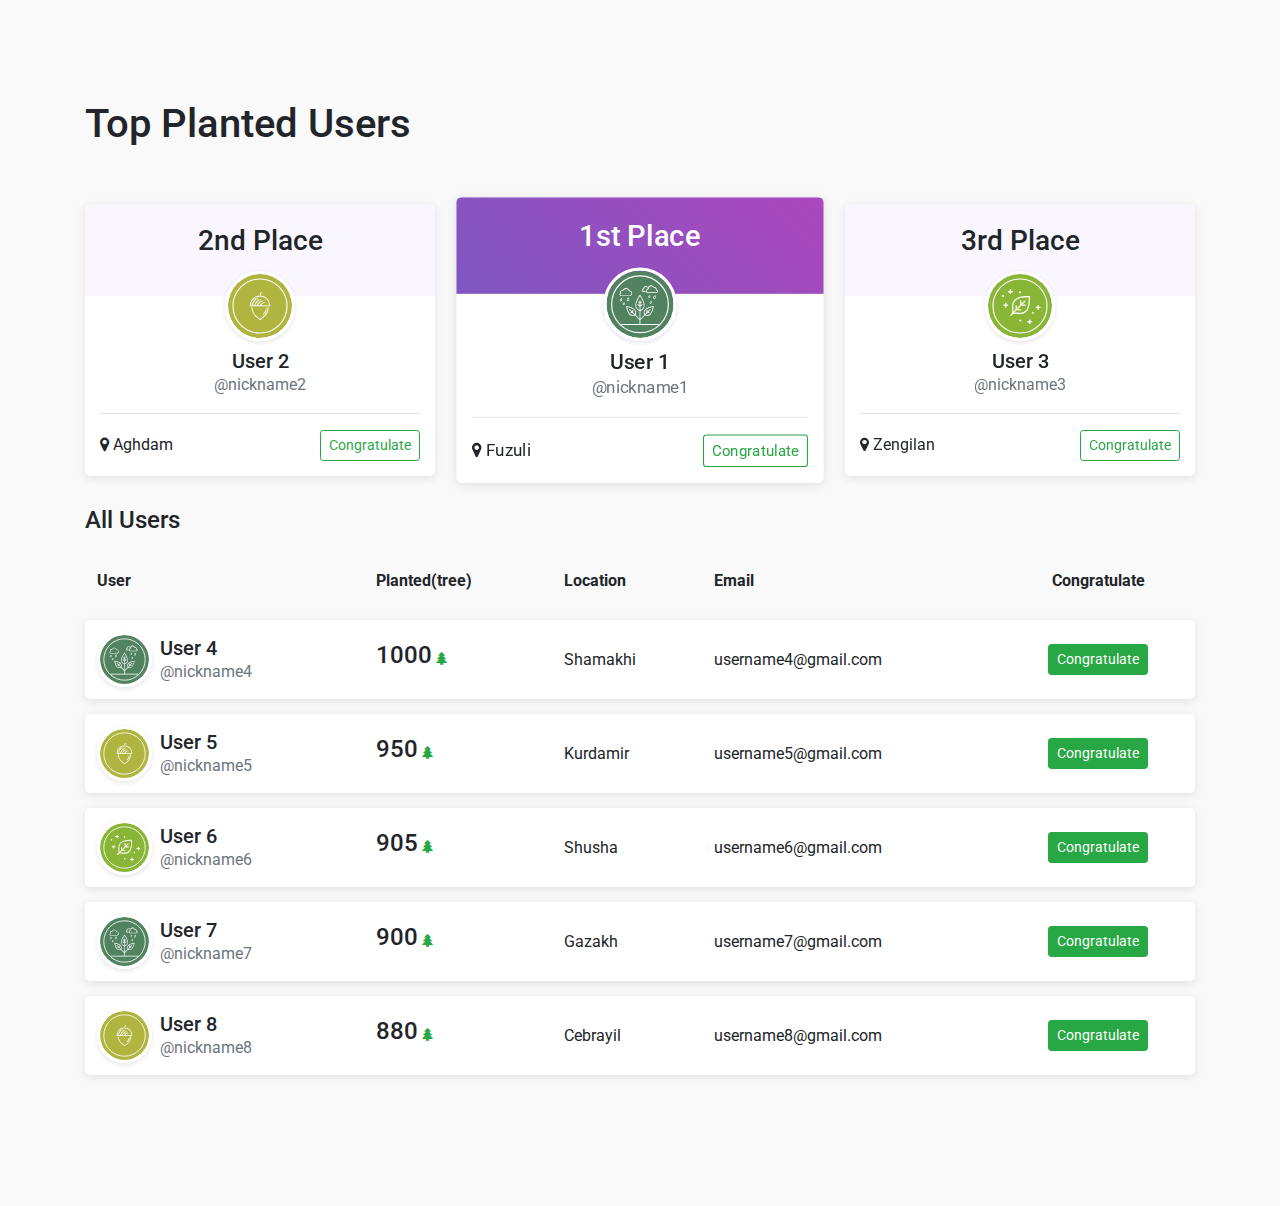
<file: top-gainers-leaderboard/index.html>
<!DOCTYPE html>
<html lang="en">
<head>
	<meta charset="UTF-8">
	<title>Leaderboard</title>
	<meta content="width=device-width, initial-scale=1, maximum-scale=1, user-scalable=no" name="viewport">
	<link rel="stylesheet" type="text/css" href="https://maxcdn.bootstrapcdn.com/bootstrap/4.0.0/css/bootstrap.min.css">
	<link rel="stylesheet" href="https://stackpath.bootstrapcdn.com/font-awesome/4.7.0/css/font-awesome.min.css">
	<link rel="stylesheet" type="text/css" href="css/style.css">
	<link rel="shortcut icon" href="../assets/images/logo/icon.png" type="image/png">
</head>
<body>
	<section class="main-content">
		<div class="container">
			<h1>Top Planted Users</h1>
			<br>
			<br>

			<div class="row">
				<div class="col-sm-4">
					<div class="leaderboard-card">
						<div class="leaderboard-card__top">
							<h3 class="text-center">2nd Place</h3>
						</div>
						<div class="leaderboard-card__body">
							<div class="text-center">
								<img src="img/icon-badge-acorn-2.svg" class="circle-img mb-2" alt="User Img">
								<h5 class="mb-0">User 2</h5>
								<p class="text-muted mb-0">@nickname2</p>
								<hr>
								<div class="d-flex justify-content-between align-items-center">
									<span><i class="fa fa-map-marker"></i> Aghdam</span>
									<button class="btn btn-outline-success btn-sm">Congratulate</button>
								</div>
							</div>
						</div>
					</div>
				</div>
				<div class="col-sm-4">
					<div class="leaderboard-card leaderboard-card--first">
						<div class="leaderboard-card__top">
							<h3 class="text-center">1st Place</h3>
						</div>
						<div class="leaderboard-card__body">
							<div class="text-center">
								<img src="img/icon-badge-branch-2.svg" class="circle-img mb-2" alt="User Img">
								<h5 class="mb-0">User 1</h5>
								<p class="text-muted mb-0">@nickname1</p>
								<hr>
								<div class="d-flex justify-content-between align-items-center">
									<span><i class="fa fa-map-marker"></i> Fuzuli</span>
									<button class="btn btn-outline-success btn-sm">Congratulate</button>
								</div>
							</div>
						</div>
					</div>
				</div>
				<div class="col-sm-4">
					<div class="leaderboard-card">
						<div class="leaderboard-card__top">
							<h3 class="text-center">3rd Place</h3>
						</div>
						<div class="leaderboard-card__body">
							<div class="text-center">
								<img src="img/icon-badge-leaf-2.svg" class="circle-img mb-2" alt="User Img">
								<h5 class="mb-0">User 3</h5>
								<p class="text-muted mb-0">@nickname3</p>
								<hr>
								<div class="d-flex justify-content-between align-items-center">
									<span><i class="fa fa-map-marker"></i> Zengilan</span>
									<button class="btn btn-outline-success btn-sm">Congratulate</button>
								</div>
							</div>
						</div>
					</div>
				</div>
			</div>


			<h4>All Users</h4>

			<table class="table">
				<thead>
					<tr>
						<th>User</th>
						<th>Planted(tree)</th>
						<th>Location</th>
						<th>Email</th>
						<th>Congratulate</th>
					</tr>
				</thead>
				<tbody>
					<tr>
						<td>
							<div class="d-flex align-items-center">
								<img src="img/icon-badge-branch-2.svg" class="circle-img circle-img--small mr-2" alt="User Img">
								<div class="user-info__basic">
									<h5 class="mb-0">User 4</h5>
									<p class="text-muted mb-0">@nickname4</p>
								</div>
							</div>
						</td>
						<td>
							<div class="d-flex align-items-baseline">
								<h4 class="mr-1">1000</h4><small class="text-success"><i class="fa fa-tree"></i></small>
							</div>
						</td>
						<td>Shamakhi</td>
						<td>username4@gmail.com</td>
						<td>
							<button class="btn btn-success btn-sm">Congratulate</button>
						</td>
					</tr>
					<tr>
						<td>
							<div class="d-flex align-items-center">
								<img src="img/icon-badge-acorn-2.svg" class="circle-img circle-img--small mr-2" alt="User Img">
								<div class="user-info__basic">
									<h5 class="mb-0">User 5</h5>
									<p class="text-muted mb-0">@nickname5</p>
								</div>
							</div>
						</td>
						<td>
							<div class="d-flex align-items-baseline">
								<h4 class="mr-1">950</h4><small class="text-success"><i class="fa fa-tree"></i></small>
							</div>
						</td>
						<td>Kurdamir</td>
						<td>username5@gmail.com</td>
						<td>
							<button class="btn btn-success btn-sm">Congratulate</button>
						</td>
					</tr>
					<tr>
						<td>
							<div class="d-flex align-items-center">
								<img src="img/icon-badge-leaf-2.svg" class="circle-img circle-img--small mr-2" alt="User Img">
								<div class="user-info__basic">
									<h5 class="mb-0">User 6</h5>
									<p class="text-muted mb-0">@nickname6</p>
								</div>
							</div>
						</td>
						<td>
							<div class="d-flex align-items-baseline">
								<h4 class="mr-1">905</h4><small class="text-success"><i class="fa fa-tree"></i></small>
							</div>
						</td>
						<td>Shusha</td>
						<td>username6@gmail.com</td>
						<td>
							<button class="btn btn-success btn-sm">Congratulate</button>
						</td>
					</tr>
					<tr>
						<td>
							<div class="d-flex align-items-center">
								<img src="img/icon-badge-branch-2.svg" class="circle-img circle-img--small mr-2" alt="User Img">
								<div class="user-info__basic">
									<h5 class="mb-0">User 7</h5>
									<p class="text-muted mb-0">@nickname7</p>
								</div>
							</div>
						</td>
						<td>
							<div class="d-flex align-items-baseline">
								<h4 class="mr-1">900</h4><small class="text-success"><i class="fa fa-tree"></i></small>
							</div>
						</td>
						<td>Gazakh</td>
						<td>username7@gmail.com</td>
						<td>
							<button class="btn btn-success btn-sm">Congratulate</button>
						</td>
					</tr>
					<tr>
						<td>
							<div class="d-flex align-items-center">
								<img src="img/icon-badge-acorn-2.svg" class="circle-img circle-img--small mr-2" alt="User Img">
								<div class="user-info__basic">
									<h5 class="mb-0">User 8</h5>
									<p class="text-muted mb-0">@nickname8</p>
								</div>
							</div>
						</td>
						<td>
							<div class="d-flex align-items-baseline">
								<h4 class="mr-1">880</h4><small class="text-success"><i class="fa fa-tree"></i></small>
							</div>
						</td>
						<td>Cebrayil</td>
						<td>username8@gmail.com</td>
						<td>
							<button class="btn btn-success btn-sm">Congratulate</button>
						</td>
					</tr>
				</tbody>
			</table>
		</div>
	</section>
	
	<script src="https://code.jquery.com/jquery-3.2.1.slim.min.js"></script>
	<script src="https://cdnjs.cloudflare.com/ajax/libs/popper.js/1.12.9/umd/popper.min.js"></script>
	<script src="https://maxcdn.bootstrapcdn.com/bootstrap/4.0.0/js/bootstrap.min.js"></script>
</body>
</html>
</file>
<file: top-gainers-leaderboard/css/style.css>
@import url("https://fonts.googleapis.com/css?family=Roboto:300,400,500,700&display=swap");
body {
	background: #f9f9f9;
	font-family: "Roboto", sans-serif;
}

.main-content {
	padding-top: 100px;
	padding-bottom: 100px;
}

.leaderboard-card {
	background: #fff;
	margin-bottom: 30px;
	border-radius: 5px;
	overflow: hidden;
	box-shadow: 0 2px 10px rgba(0, 0, 0, 0.1);
}
.leaderboard-card.leaderboard-card--first {
	transform: scale(1.05);
}
.leaderboard-card.leaderboard-card--first .leaderboard-card__top {
	background: linear-gradient(45deg, #7e57c2, #ab47bc);
	color: #fff;
}
.leaderboard-card__top {
	background: #f9f6ff;
	padding: 20px 0 30px 0;
}
.leaderboard-card__body {
	padding: 15px;
	margin-top: -40px;
}

img.circle-img {
	height: 70px;
	width: 70px;
	border-radius: 70px;
	border: 3px solid #fff;
	box-shadow: 0 2px 5px rgba(0, 0, 0, 0.1);
}
img.circle-img.circle-img--small {
	height: 55px;
	width: 55px;
	border-radius: 55px;
}

.table {
	border-spacing: 0 15px;
	border-collapse: separate;
}
.table thead tr th,
.table thead tr td,
.table tbody tr th,
.table tbody tr td {
	vertical-align: middle;
	border: none;
}
.table thead tr th:nth-last-child(1),
.table thead tr td:nth-last-child(1),
.table tbody tr th:nth-last-child(1),
.table tbody tr td:nth-last-child(1) {
	text-align: center;
}
.table tbody tr {
	box-shadow: 0 2px 10px rgba(0, 0, 0, 0.1);
	border-radius: 5px;
}
.table tbody tr td {
	background: #fff;
}
.table tbody tr td:nth-child(1) {
	border-radius: 5px 0 0 5px;
}
.table tbody tr td:nth-last-child(1) {
	border-radius: 0 5px 5px 0;
}
</file>
